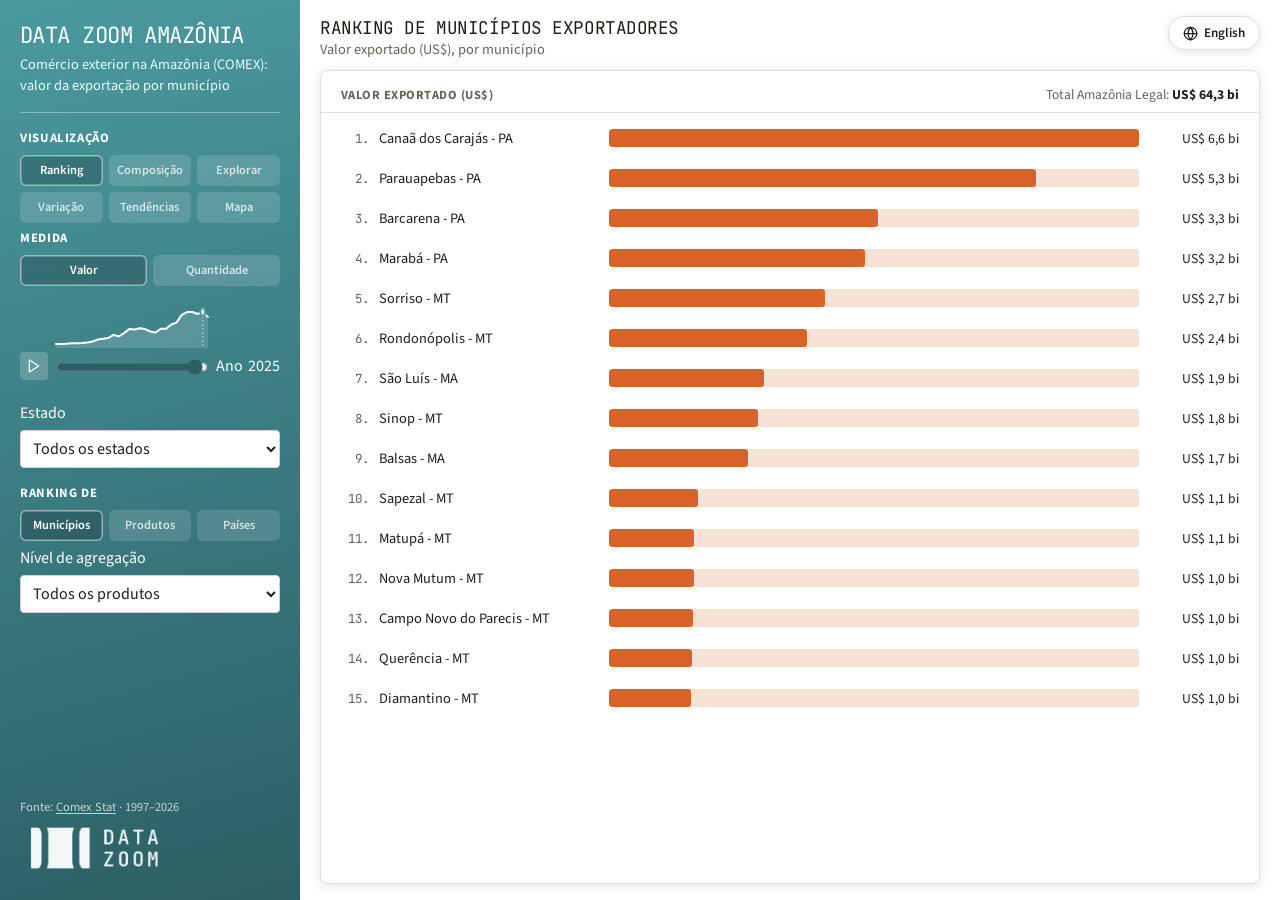
<file: comex_exp_municipio/index.html>
<!DOCTYPE html>
<html lang="pt-BR">
<head>
<meta charset="UTF-8">
<meta name="viewport" content="width=device-width, initial-scale=1.0">
<title>Data Zoom Amazônia — COMEX Exportação Municipal</title>
<link rel="preconnect" href="https://fonts.googleapis.com">
<link href="https://fonts.googleapis.com/css2?family=Source+Sans+Pro:wght@300;400;700&family=JetBrains+Mono:wght@300;400&display=swap" rel="stylesheet">
<link rel="stylesheet" href="style.css">
</head>
<body>
<div class="apppanel">
  <div class="menucol">
    <h2 class="plot_name" id="plot_name"></h2>
    <p class="plot_desc" id="plot_desc"></p>
    <hr>

    <p class="vars" id="label_view_name"></p>
    <div class="view-toggle" id="view-toggle">
      <button class="view-btn active" id="view-ranking" data-view="ranking"></button>
      <button class="view-btn" id="view-composition" data-view="composition"></button>
      <button class="view-btn" id="view-explore" data-view="explore"></button>
      <button class="view-btn" id="view-change" data-view="change"></button>
      <button class="view-btn" id="view-trends" data-view="trends"></button>
      <button class="view-btn" id="view-map" data-view="map"></button>
    </div>

    <div class="spacer"></div>

    <div class="var_selec_group" id="medida-group">
      <p class="vars" id="label_medida"></p>
      <div class="view-toggle view-toggle-2" id="medida-toggle">
        <button class="view-btn active" id="medida-valor" data-medida="valor"></button>
        <button class="view-btn" id="medida-kg" data-medida="kg"></button>
      </div>
      <p class="explore-hint hidden" id="medida-hint"></p>
    </div>

    <div class="spacer"></div>

    <div class="var_selec_group hidden" id="change-group">
      <div class="change-years-row">
        <div class="change-year-field">
          <label id="label_year_a" for="change-year-a"></label>
          <select id="change-year-a" class="sidebar-field"></select>
        </div>
        <div class="change-year-field">
          <label id="label_year_b" for="change-year-b"></label>
          <select id="change-year-b" class="sidebar-field"></select>
        </div>
      </div>
    </div>

    <div class="var_selec_group slider-inline">
      <div class="spark-slider-grid">
        <div class="spark-slider-spacer"></div>
        <div class="sparkline-wrap">
          <svg id="year-sparkline" viewBox="0 0 260 40" preserveAspectRatio="none">
            <path id="spark-area" class="spark-area"></path>
            <path id="spark-line" class="spark-line"></path>
            <path id="spark-line-partial" class="spark-line spark-line-partial"></path>
            <line id="spark-guide" class="spark-guide" y1="0" y2="40"></line>
            <line id="spark-hover-line" class="spark-hover-line" y1="0" y2="40"></line>
            <circle id="spark-marker" class="spark-marker" r="4"></circle>
            <circle id="spark-hover-marker" class="spark-hover-marker" r="4"></circle>
          </svg>
          <div id="spark-tooltip" class="spark-tooltip"></div>
        </div>
        <div class="spark-slider-spacer"></div>

        <button id="play-btn" class="icon-btn" title="Play/Pause">
          <svg id="play-icon" width="16" height="16" viewBox="0 0 24 24" fill="none" stroke="currentColor" stroke-width="2" stroke-linecap="round" stroke-linejoin="round"><polygon points="5 3 19 12 5 21 5 3"></polygon></svg>
        </button>
        <input type="range" id="year-slider" step="1" class="year-slider-full">
        <span class="year-caption">
          <label id="label_year" for="year-slider"></label>
          <span id="year-value" class="year-value"></span>
          <span id="year-partial" class="year-partial hidden"></span>
        </span>
      </div>
    </div>

    <div class="spacer"></div>

    <div class="var_selec_group" id="uf-filter-group">
      <label id="label_uf_filter" for="uf-filter-select"></label>
      <select id="uf-filter-select" class="sidebar-field">
        <option value=""></option>
      </select>
    </div>

    <div class="var_selec_group hidden" id="change-orientation-group">
      <p class="vars" id="label_change_orientation"></p>
      <div class="view-toggle" id="change-orientation-toggle">
        <button class="view-btn active" id="change-orientation-municipio" data-orientation="municipio"></button>
        <button class="view-btn" id="change-orientation-produto" data-orientation="produto"></button>
        <button class="view-btn" id="change-orientation-pais" data-orientation="pais"></button>
      </div>
      <div class="spacer"></div>

      <div id="change-by-municipio-group">
        <label id="label_change_agg_level" for="change-agg-level-select"></label>
        <select id="change-agg-level-select" class="sidebar-field">
          <option value="all"></option>
          <option value="sec"></option>
          <option value="sh2"></option>
        </select>
        <div class="spacer"></div>
        <div id="change-category-group" class="hidden">
          <label id="label_change_category" for="change-category-select"></label>
          <select id="change-category-select" class="sidebar-field"></select>
        </div>
      </div>

      <div id="change-by-produto-group" class="hidden">
        <div id="change-produto-level-wrap">
        <label id="label_change_produto_level" for="change-produto-level-select"></label>
        <select id="change-produto-level-select" class="sidebar-field">
          <option value="sec"></option>
          <option value="sh2"></option>
        </select>
        <div class="spacer"></div>
        </div>
        <label id="label_change_scope" for="change-scope-select"></label>
        <select id="change-scope-select" class="sidebar-field"></select>
      </div>
    </div>

    <div class="var_selec_group hidden" id="composition-scope-group">
      <p class="vars" id="label_composition_orientation"></p>
      <div class="view-toggle" id="composition-orientation-toggle">
        <button class="view-btn active" id="composition-orientation-estado" data-orientation="estado"></button>
        <button class="view-btn" id="composition-orientation-produto" data-orientation="produto"></button>
      </div>
      <div class="spacer"></div>

      <label id="label_composition_agg" for="composition-agg-select"></label>
      <select id="composition-agg-select" class="sidebar-field">
        <option value="sec"></option>
        <option value="sh2"></option>
      </select>
      <div class="spacer"></div>

      <div id="composition-by-estado-group">
        <label id="label_composition_produto" for="composition-produto-select"></label>
        <select id="composition-produto-select" class="sidebar-field"></select>
      </div>

      <div id="composition-by-produto-group" class="hidden">
        <label id="label_composition_scope" for="composition-scope-select"></label>
        <select id="composition-scope-select" class="sidebar-field"></select>
      </div>
    </div>

    <div class="var_selec_group hidden" id="ranking-product-group">
      <p class="vars" id="label_ranking_orientation"></p>
      <div class="view-toggle" id="ranking-orientation-toggle">
        <button class="view-btn active" id="ranking-orientation-municipio" data-orientation="municipio"></button>
        <button class="view-btn" id="ranking-orientation-produto" data-orientation="produto"></button>
        <button class="view-btn" id="ranking-orientation-pais" data-orientation="pais"></button>
      </div>
      <div class="spacer"></div>

      <div id="ranking-by-municipio-group">
        <label id="label_ranking_agg_level" for="ranking-agg-level-select"></label>
        <select id="ranking-agg-level-select" class="sidebar-field">
          <option value="all"></option>
          <option value="sec"></option>
          <option value="sh2"></option>
          <option value="sh4"></option>
        </select>
        <div class="spacer"></div>

        <div id="ranking-category-group" class="hidden">
          <label id="label_ranking_category" for="ranking-category-select"></label>
          <select id="ranking-category-select" class="sidebar-field"></select>
        </div>

        <div id="ranking-sh4-group" class="hidden">
          <label id="label_ranking_product_select" for="ranking-product-select"></label>
          <select id="ranking-product-select" class="sidebar-field"></select>
          <div class="spacer"></div>
          <label id="label_ranking_product_search" for="ranking-product-input" class="prodrank-search-label"></label>
          <input type="text" id="ranking-product-input" class="sidebar-field" list="ranking-product-datalist" autocomplete="off">
          <datalist id="ranking-product-datalist"></datalist>
          <p class="prodrank-full-label" id="ranking-product-full-label"></p>
        </div>
      </div>

      <div id="ranking-by-produto-group" class="hidden">
        <div id="ranking-produto-level-wrap">
        <label id="label_ranking_produto_level" for="ranking-produto-level-select"></label>
        <select id="ranking-produto-level-select" class="sidebar-field">
          <option value="sec"></option>
          <option value="sh2"></option>
          <option value="sh4"></option>
        </select>
        <div class="spacer"></div>
        </div>
        <label id="label_ranking_scope" for="ranking-scope-select"></label>
        <select id="ranking-scope-select" class="sidebar-field"></select>
      </div>
    </div>

    <div class="var_selec_group hidden" id="trends-agg-group">
      <p class="vars" id="label_trends_orientation"></p>
      <div class="view-toggle" id="trends-orientation-toggle">
        <button class="view-btn active" id="trends-orientation-municipio" data-orientation="municipio"></button>
        <button class="view-btn" id="trends-orientation-produto" data-orientation="produto"></button>
        <button class="view-btn" id="trends-orientation-pais" data-orientation="pais"></button>
      </div>
      <div class="spacer"></div>

      <div id="trends-by-municipio-group">
        <label id="label_trends_agg_level" for="trends-agg-level-select"></label>
        <select id="trends-agg-level-select" class="sidebar-field">
          <option value="all"></option>
          <option value="sec"></option>
          <option value="sh2"></option>
        </select>
        <div class="spacer"></div>
        <div id="trends-category-group" class="hidden">
          <label id="label_trends_category" for="trends-category-select"></label>
          <select id="trends-category-select" class="sidebar-field"></select>
        </div>
      </div>

      <div id="trends-by-produto-group" class="hidden">
        <div id="trends-produto-level-wrap">
        <label id="label_trends_produto_level" for="trends-produto-level-select"></label>
        <select id="trends-produto-level-select" class="sidebar-field">
          <option value="sec"></option>
          <option value="sh2"></option>
        </select>
        <div class="spacer"></div>
        </div>
        <label id="label_trends_scope" for="trends-scope-select"></label>
        <select id="trends-scope-select" class="sidebar-field"></select>
      </div>

      <div class="spacer"></div>
      <p class="explore-hint" id="trends-hint"></p>
    </div>

    <div class="var_selec_group hidden" id="explore-group">
      <p class="vars" id="label_explore_orientation"></p>
      <div class="view-toggle" id="explore-orientation-toggle">
        <button class="view-btn active" id="explore-orientation-municipio" data-orientation="municipio"></button>
        <button class="view-btn" id="explore-orientation-produto" data-orientation="produto"></button>
        <button class="view-btn" id="explore-orientation-pais" data-orientation="pais"></button>
      </div>
      <div class="spacer"></div>

      <div id="explore-by-municipio-group">
        <label id="label_explore_agg_level" for="explore-agg-level-select"></label>
        <select id="explore-agg-level-select" class="sidebar-field">
          <option value="all"></option>
          <option value="sec"></option>
          <option value="sh2"></option>
        </select>
        <div class="spacer"></div>
        <div id="explore-category-group" class="hidden">
          <label id="label_explore_category" for="explore-category-select"></label>
          <select id="explore-category-select" class="sidebar-field"></select>
          <div class="spacer"></div>
        </div>

        <label id="label_explore_munis" for="explore-munis-select"></label>
        <select id="explore-munis-select" class="sidebar-multiselect" multiple size="10"></select>
        <p class="explore-hint" id="explore-hint"></p>
      </div>

      <div id="explore-by-produto-group" class="hidden">
        <div id="explore-produto-level-wrap">
        <label id="label_explore_produto_level" for="explore-produto-level-select"></label>
        <select id="explore-produto-level-select" class="sidebar-field">
          <option value="sec"></option>
          <option value="sh2"></option>
        </select>
        <div class="spacer"></div>
        </div>
        <label id="label_explore_scope" for="explore-scope-select"></label>
        <select id="explore-scope-select" class="sidebar-field"></select>
        <div class="spacer"></div>
        <label id="label_explore_produtos" for="explore-produtos-select"></label>
        <select id="explore-produtos-select" class="sidebar-multiselect" multiple size="10"></select>
        <p class="explore-hint" id="explore-produtos-hint"></p>
      </div>

      <div class="spacer"></div>
      <label class="switch-row">
        <input type="checkbox" id="explore-log">
        <span id="label_log_scale"></span>
      </label>
      <div class="spacer"></div>
      <label class="switch-row">
        <input type="checkbox" id="explore-index">
        <span id="label_index_first"></span>
      </label>
    </div>

    <div class="var_selec_group hidden" id="map-group">
      <p class="vars" id="label_map_mode"></p>
      <div class="view-toggle" id="map-mode-toggle">
        <button class="view-btn active" id="map-mode-forest" data-mode="forest"></button>
        <button class="view-btn" id="map-mode-all" data-mode="all"></button>
        <button class="view-btn" id="map-mode-ratio" data-mode="ratio"></button>
      </div>
      <p class="map-hint" id="map-hint"></p>
    </div>

    <p class="menucol-fonte">
      <span id="label_fonte"></span>
      <a href="https://www.gov.br/produtividade-e-comercio-exterior/pt-br/assuntos/comercio-exterior/estatisticas/base-de-dados-bruta/"
         target="_blank" rel="noreferrer noopener">Comex Stat</a><span id="label_fonte_periodo"></span>
    </p>

    <div class="menucol-logo" role="img" aria-label="Data Zoom"></div>
  </div>

  <div class="plotcol">
    <button id="lang-toggle" class="lang-toggle-corner">
      <svg width="15" height="15" viewBox="0 0 24 24" fill="none" stroke="currentColor" stroke-width="2" stroke-linecap="round" stroke-linejoin="round"><circle cx="12" cy="12" r="10"></circle><line x1="2" y1="12" x2="22" y2="12"></line><path d="M12 2a15.3 15.3 0 0 1 4 10 15.3 15.3 0 0 1-4 10 15.3 15.3 0 0 1-4-10 15.3 15.3 0 0 1 4-10z"></path></svg>
      <span id="lang-toggle-label"></span>
    </button>
    <div class="plot-title" id="plot-title"></div>
    <div class="plot-subtitle" id="plot-subtitle"></div>

    <div class="chart-wrap">
      <div id="spinner" class="spinner"></div>

      <div id="ranking-panel" class="ranking-panel">
        <div class="ranking-header">
          <span id="ranking-axis-label" class="ranking-axis-label"></span>
          <span id="region-total-label" class="region-total-label"></span>
        </div>
        <div id="ranking-rows" class="ranking-rows"></div>
        <div id="ranking-tooltip" class="chart-tooltip"></div>
      </div>

      <div id="composition-panel" class="composition-panel hidden">
        <div id="composition-chart-area" class="composition-chart-area">
          <svg id="composition-svg" class="composition-svg" viewBox="0 0 1000 520" preserveAspectRatio="none"></svg>
          <div id="composition-tooltip" class="chart-tooltip"></div>
        </div>
        <div id="composition-legend" class="composition-legend"></div>
      </div>

      <div id="change-panel" class="change-panel hidden">
        <div class="change-header">
          <span id="change-axis-label" class="ranking-axis-label"></span>
          <div class="change-legend">
            <span class="change-legend-chip"><span class="change-legend-dot change-legend-dot-a"></span><span id="change-legend-a-label"></span></span>
            <span class="change-legend-chip"><span class="change-legend-dot change-legend-dot-b"></span><span id="change-legend-b-label"></span></span>
          </div>
        </div>
        <div class="change-scroll">
          <div id="change-rows"></div>
        </div>
        <div id="change-tooltip" class="chart-tooltip"></div>
      </div>

      <div id="trends-panel" class="trends-panel hidden">
        <div id="trends-grid" class="trends-grid"></div>
      </div>

      <div id="explore-panel" class="composition-panel hidden">
        <div id="explore-chart-area" class="composition-chart-area">
          <svg id="explore-svg" class="composition-svg" viewBox="0 0 1000 520" preserveAspectRatio="none"></svg>
          <div id="explore-tooltip" class="chart-tooltip"></div>
        </div>
        <div id="explore-legend" class="composition-legend"></div>
      </div>

      <div id="map-panel" class="map-panel hidden">
        <div id="map-container"></div>
      </div>

    </div>
  </div>
</div>

<script src="app.js"></script>
</body>
</html>
</file>
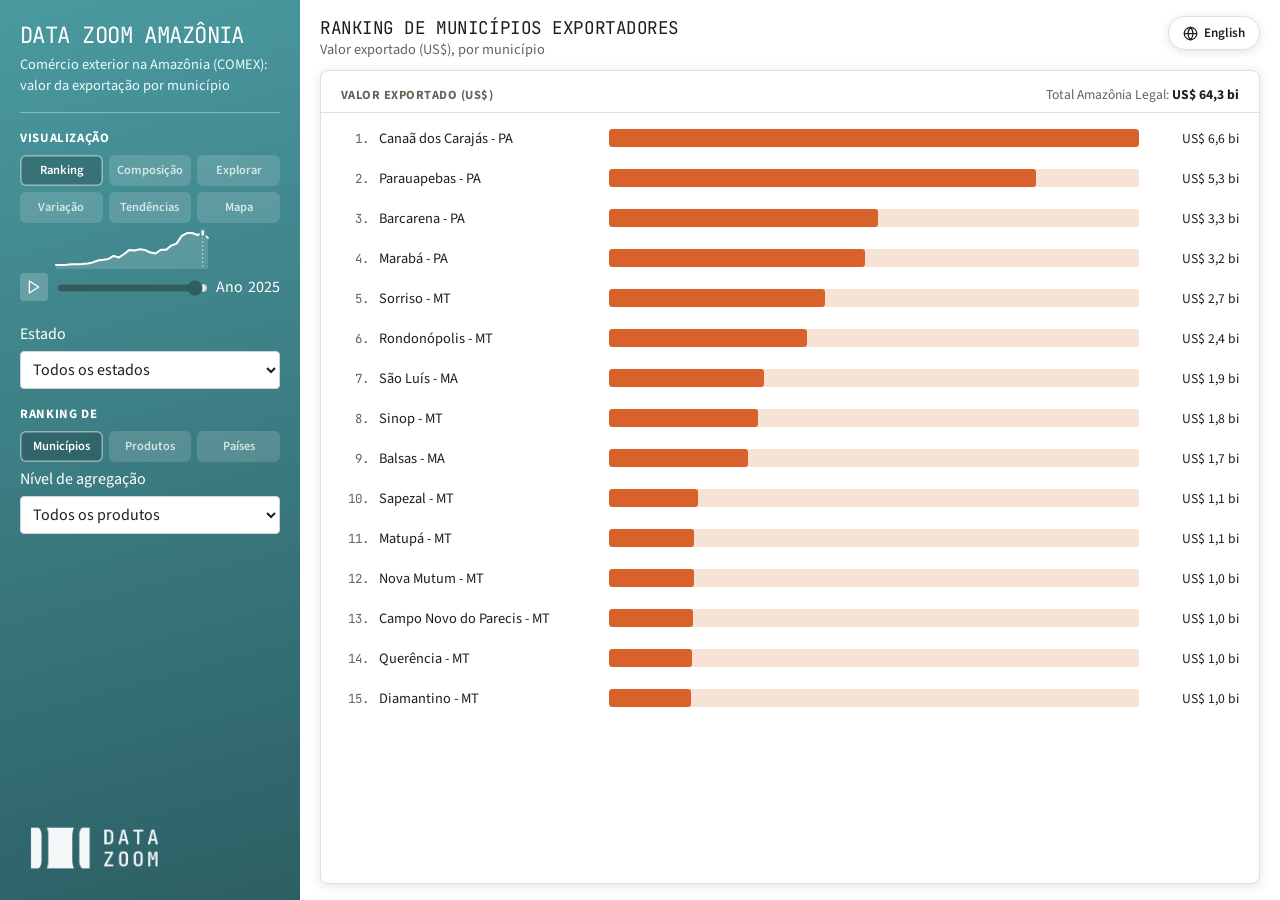
<file: ts_comex_exp_municipio/index.html>
<!DOCTYPE html>
<html lang="pt-BR">
<head>
<meta charset="UTF-8">
<meta name="viewport" content="width=device-width, initial-scale=1.0">
<title>Data Zoom Amazônia — COMEX Exportação Municipal</title>
<link rel="preconnect" href="https://fonts.googleapis.com">
<link href="https://fonts.googleapis.com/css2?family=Source+Sans+Pro:wght@300;400;700&family=JetBrains+Mono:wght@300;400&display=swap" rel="stylesheet">
<link rel="stylesheet" href="style.css">
</head>
<body>
<div class="apppanel">
  <div class="menucol">
    <h2 class="plot_name" id="plot_name"></h2>
    <p class="plot_desc" id="plot_desc"></p>
    <hr>

    <p class="vars" id="label_view_name"></p>
    <div class="view-toggle" id="view-toggle">
      <button class="view-btn active" id="view-ranking" data-view="ranking"></button>
      <button class="view-btn" id="view-composition" data-view="composition"></button>
      <button class="view-btn" id="view-explore" data-view="explore"></button>
      <button class="view-btn" id="view-change" data-view="change"></button>
      <button class="view-btn" id="view-trends" data-view="trends"></button>
      <button class="view-btn" id="view-map" data-view="map"></button>
    </div>

    <div class="spacer"></div>

    <div class="var_selec_group hidden" id="change-group">
      <div class="change-years-row">
        <div class="change-year-field">
          <label id="label_year_a" for="change-year-a"></label>
          <select id="change-year-a" class="sidebar-field"></select>
        </div>
        <div class="change-year-field">
          <label id="label_year_b" for="change-year-b"></label>
          <select id="change-year-b" class="sidebar-field"></select>
        </div>
      </div>
    </div>

    <div class="var_selec_group slider-inline">
      <div class="spark-slider-grid">
        <div class="spark-slider-spacer"></div>
        <div class="sparkline-wrap">
          <svg id="year-sparkline" viewBox="0 0 260 40" preserveAspectRatio="none">
            <path id="spark-area" class="spark-area"></path>
            <path id="spark-line" class="spark-line"></path>
            <path id="spark-line-partial" class="spark-line spark-line-partial"></path>
            <line id="spark-guide" class="spark-guide" y1="0" y2="40"></line>
            <line id="spark-hover-line" class="spark-hover-line" y1="0" y2="40"></line>
            <circle id="spark-marker" class="spark-marker" r="4"></circle>
            <circle id="spark-hover-marker" class="spark-hover-marker" r="4"></circle>
          </svg>
          <div id="spark-tooltip" class="spark-tooltip"></div>
        </div>
        <div class="spark-slider-spacer"></div>

        <button id="play-btn" class="icon-btn" title="Play/Pause">
          <svg id="play-icon" width="16" height="16" viewBox="0 0 24 24" fill="none" stroke="currentColor" stroke-width="2" stroke-linecap="round" stroke-linejoin="round"><polygon points="5 3 19 12 5 21 5 3"></polygon></svg>
        </button>
        <input type="range" id="year-slider" step="1" class="year-slider-full">
        <span class="year-caption">
          <label id="label_year" for="year-slider"></label>
          <span id="year-value" class="year-value"></span>
          <span id="year-partial" class="year-partial hidden"></span>
        </span>
      </div>
    </div>

    <div class="spacer"></div>

    <div class="var_selec_group" id="uf-filter-group">
      <label id="label_uf_filter" for="uf-filter-select"></label>
      <select id="uf-filter-select" class="sidebar-field">
        <option value=""></option>
      </select>
    </div>

    <div class="var_selec_group hidden" id="change-orientation-group">
      <p class="vars" id="label_change_orientation"></p>
      <div class="view-toggle" id="change-orientation-toggle">
        <button class="view-btn active" id="change-orientation-municipio" data-orientation="municipio"></button>
        <button class="view-btn" id="change-orientation-produto" data-orientation="produto"></button>
        <button class="view-btn" id="change-orientation-pais" data-orientation="pais"></button>
      </div>
      <div class="spacer"></div>

      <div id="change-by-municipio-group">
        <label id="label_change_agg_level" for="change-agg-level-select"></label>
        <select id="change-agg-level-select" class="sidebar-field">
          <option value="all"></option>
          <option value="sec"></option>
          <option value="sh2"></option>
        </select>
        <div class="spacer"></div>
        <div id="change-category-group" class="hidden">
          <label id="label_change_category" for="change-category-select"></label>
          <select id="change-category-select" class="sidebar-field"></select>
        </div>
      </div>

      <div id="change-by-produto-group" class="hidden">
        <div id="change-produto-level-wrap">
        <label id="label_change_produto_level" for="change-produto-level-select"></label>
        <select id="change-produto-level-select" class="sidebar-field">
          <option value="sec"></option>
          <option value="sh2"></option>
        </select>
        <div class="spacer"></div>
        </div>
        <label id="label_change_scope" for="change-scope-select"></label>
        <select id="change-scope-select" class="sidebar-field"></select>
      </div>
    </div>

    <div class="var_selec_group hidden" id="composition-scope-group">
      <p class="vars" id="label_composition_orientation"></p>
      <div class="view-toggle" id="composition-orientation-toggle">
        <button class="view-btn active" id="composition-orientation-estado" data-orientation="estado"></button>
        <button class="view-btn" id="composition-orientation-produto" data-orientation="produto"></button>
      </div>
      <div class="spacer"></div>

      <label id="label_composition_agg" for="composition-agg-select"></label>
      <select id="composition-agg-select" class="sidebar-field">
        <option value="sec"></option>
        <option value="sh2"></option>
      </select>
      <div class="spacer"></div>

      <div id="composition-by-estado-group">
        <label id="label_composition_produto" for="composition-produto-select"></label>
        <select id="composition-produto-select" class="sidebar-field"></select>
      </div>

      <div id="composition-by-produto-group" class="hidden">
        <label id="label_composition_scope" for="composition-scope-select"></label>
        <select id="composition-scope-select" class="sidebar-field"></select>
      </div>
    </div>

    <div class="var_selec_group hidden" id="ranking-product-group">
      <p class="vars" id="label_ranking_orientation"></p>
      <div class="view-toggle" id="ranking-orientation-toggle">
        <button class="view-btn active" id="ranking-orientation-municipio" data-orientation="municipio"></button>
        <button class="view-btn" id="ranking-orientation-produto" data-orientation="produto"></button>
        <button class="view-btn" id="ranking-orientation-pais" data-orientation="pais"></button>
      </div>
      <div class="spacer"></div>

      <div id="ranking-by-municipio-group">
        <label id="label_ranking_agg_level" for="ranking-agg-level-select"></label>
        <select id="ranking-agg-level-select" class="sidebar-field">
          <option value="all"></option>
          <option value="sec"></option>
          <option value="sh2"></option>
          <option value="sh4"></option>
        </select>
        <div class="spacer"></div>

        <div id="ranking-category-group" class="hidden">
          <label id="label_ranking_category" for="ranking-category-select"></label>
          <select id="ranking-category-select" class="sidebar-field"></select>
        </div>

        <div id="ranking-sh4-group" class="hidden">
          <label id="label_ranking_product_select" for="ranking-product-select"></label>
          <select id="ranking-product-select" class="sidebar-field"></select>
          <div class="spacer"></div>
          <label id="label_ranking_product_search" for="ranking-product-input" class="prodrank-search-label"></label>
          <input type="text" id="ranking-product-input" class="sidebar-field" list="ranking-product-datalist" autocomplete="off">
          <datalist id="ranking-product-datalist"></datalist>
          <p class="prodrank-full-label" id="ranking-product-full-label"></p>
        </div>
      </div>

      <div id="ranking-by-produto-group" class="hidden">
        <div id="ranking-produto-level-wrap">
        <label id="label_ranking_produto_level" for="ranking-produto-level-select"></label>
        <select id="ranking-produto-level-select" class="sidebar-field">
          <option value="sec"></option>
          <option value="sh2"></option>
          <option value="sh4"></option>
        </select>
        <div class="spacer"></div>
        </div>
        <label id="label_ranking_scope" for="ranking-scope-select"></label>
        <select id="ranking-scope-select" class="sidebar-field"></select>
      </div>
    </div>

    <div class="var_selec_group hidden" id="trends-agg-group">
      <p class="vars" id="label_trends_orientation"></p>
      <div class="view-toggle" id="trends-orientation-toggle">
        <button class="view-btn active" id="trends-orientation-municipio" data-orientation="municipio"></button>
        <button class="view-btn" id="trends-orientation-produto" data-orientation="produto"></button>
        <button class="view-btn" id="trends-orientation-pais" data-orientation="pais"></button>
      </div>
      <div class="spacer"></div>

      <div id="trends-by-municipio-group">
        <label id="label_trends_agg_level" for="trends-agg-level-select"></label>
        <select id="trends-agg-level-select" class="sidebar-field">
          <option value="all"></option>
          <option value="sec"></option>
          <option value="sh2"></option>
        </select>
        <div class="spacer"></div>
        <div id="trends-category-group" class="hidden">
          <label id="label_trends_category" for="trends-category-select"></label>
          <select id="trends-category-select" class="sidebar-field"></select>
        </div>
      </div>

      <div id="trends-by-produto-group" class="hidden">
        <div id="trends-produto-level-wrap">
        <label id="label_trends_produto_level" for="trends-produto-level-select"></label>
        <select id="trends-produto-level-select" class="sidebar-field">
          <option value="sec"></option>
          <option value="sh2"></option>
        </select>
        <div class="spacer"></div>
        </div>
        <label id="label_trends_scope" for="trends-scope-select"></label>
        <select id="trends-scope-select" class="sidebar-field"></select>
      </div>

      <div class="spacer"></div>
      <p class="explore-hint" id="trends-hint"></p>
    </div>

    <div class="var_selec_group hidden" id="explore-group">
      <p class="vars" id="label_explore_orientation"></p>
      <div class="view-toggle" id="explore-orientation-toggle">
        <button class="view-btn active" id="explore-orientation-municipio" data-orientation="municipio"></button>
        <button class="view-btn" id="explore-orientation-produto" data-orientation="produto"></button>
        <button class="view-btn" id="explore-orientation-pais" data-orientation="pais"></button>
      </div>
      <div class="spacer"></div>

      <div id="explore-by-municipio-group">
        <label id="label_explore_agg_level" for="explore-agg-level-select"></label>
        <select id="explore-agg-level-select" class="sidebar-field">
          <option value="all"></option>
          <option value="sec"></option>
          <option value="sh2"></option>
        </select>
        <div class="spacer"></div>
        <div id="explore-category-group" class="hidden">
          <label id="label_explore_category" for="explore-category-select"></label>
          <select id="explore-category-select" class="sidebar-field"></select>
          <div class="spacer"></div>
        </div>

        <label id="label_explore_munis" for="explore-munis-select"></label>
        <select id="explore-munis-select" class="sidebar-multiselect" multiple size="10"></select>
        <p class="explore-hint" id="explore-hint"></p>
      </div>

      <div id="explore-by-produto-group" class="hidden">
        <div id="explore-produto-level-wrap">
        <label id="label_explore_produto_level" for="explore-produto-level-select"></label>
        <select id="explore-produto-level-select" class="sidebar-field">
          <option value="sec"></option>
          <option value="sh2"></option>
        </select>
        <div class="spacer"></div>
        </div>
        <label id="label_explore_scope" for="explore-scope-select"></label>
        <select id="explore-scope-select" class="sidebar-field"></select>
        <div class="spacer"></div>
        <label id="label_explore_produtos" for="explore-produtos-select"></label>
        <select id="explore-produtos-select" class="sidebar-multiselect" multiple size="10"></select>
        <p class="explore-hint" id="explore-produtos-hint"></p>
      </div>

      <div class="spacer"></div>
      <label class="switch-row">
        <input type="checkbox" id="explore-log">
        <span id="label_log_scale"></span>
      </label>
      <div class="spacer"></div>
      <label class="switch-row">
        <input type="checkbox" id="explore-index">
        <span id="label_index_first"></span>
      </label>
    </div>

    <div class="var_selec_group hidden" id="map-group">
      <p class="vars" id="label_map_mode"></p>
      <div class="view-toggle" id="map-mode-toggle">
        <button class="view-btn active" id="map-mode-forest" data-mode="forest"></button>
        <button class="view-btn" id="map-mode-all" data-mode="all"></button>
        <button class="view-btn" id="map-mode-ratio" data-mode="ratio"></button>
      </div>
      <p class="map-hint" id="map-hint"></p>
    </div>

    <div class="menucol-logo" role="img" aria-label="Data Zoom"></div>
  </div>

  <div class="plotcol">
    <button id="lang-toggle" class="lang-toggle-corner">
      <svg width="15" height="15" viewBox="0 0 24 24" fill="none" stroke="currentColor" stroke-width="2" stroke-linecap="round" stroke-linejoin="round"><circle cx="12" cy="12" r="10"></circle><line x1="2" y1="12" x2="22" y2="12"></line><path d="M12 2a15.3 15.3 0 0 1 4 10 15.3 15.3 0 0 1-4 10 15.3 15.3 0 0 1-4-10 15.3 15.3 0 0 1 4-10z"></path></svg>
      <span id="lang-toggle-label"></span>
    </button>
    <div class="plot-title" id="plot-title"></div>
    <div class="plot-subtitle" id="plot-subtitle"></div>

    <div class="chart-wrap">
      <div id="spinner" class="spinner"></div>

      <div id="ranking-panel" class="ranking-panel">
        <div class="ranking-header">
          <span id="ranking-axis-label" class="ranking-axis-label"></span>
          <span id="region-total-label" class="region-total-label"></span>
        </div>
        <div id="ranking-rows" class="ranking-rows"></div>
        <div id="ranking-tooltip" class="chart-tooltip"></div>
      </div>

      <div id="composition-panel" class="composition-panel hidden">
        <div id="composition-chart-area" class="composition-chart-area">
          <svg id="composition-svg" class="composition-svg" viewBox="0 0 1000 520" preserveAspectRatio="none"></svg>
          <div id="composition-tooltip" class="chart-tooltip"></div>
        </div>
        <div id="composition-legend" class="composition-legend"></div>
      </div>

      <div id="change-panel" class="change-panel hidden">
        <div class="change-header">
          <span id="change-axis-label" class="ranking-axis-label"></span>
          <div class="change-legend">
            <span class="change-legend-chip"><span class="change-legend-dot change-legend-dot-a"></span><span id="change-legend-a-label"></span></span>
            <span class="change-legend-chip"><span class="change-legend-dot change-legend-dot-b"></span><span id="change-legend-b-label"></span></span>
          </div>
        </div>
        <div class="change-scroll">
          <div id="change-rows"></div>
        </div>
        <div id="change-tooltip" class="chart-tooltip"></div>
      </div>

      <div id="trends-panel" class="trends-panel hidden">
        <div id="trends-grid" class="trends-grid"></div>
      </div>

      <div id="explore-panel" class="composition-panel hidden">
        <div id="explore-chart-area" class="composition-chart-area">
          <svg id="explore-svg" class="composition-svg" viewBox="0 0 1000 520" preserveAspectRatio="none"></svg>
          <div id="explore-tooltip" class="chart-tooltip"></div>
        </div>
        <div id="explore-legend" class="composition-legend"></div>
      </div>

      <div id="map-panel" class="map-panel hidden">
        <div id="map-container"></div>
      </div>

    </div>
  </div>
</div>

<script src="app.js"></script>
</body>
</html>
</file>
<file: comex_exp_municipio/style.css>
* { box-sizing: border-box; }

:root {
  --font-ui: "Source Sans Pro", -apple-system, BlinkMacSystemFont, "Segoe UI", Roboto, Arial, sans-serif;
  --font-display: "JetBrains Mono", ui-monospace, "SF Mono", Menlo, monospace;
  --ink: #221d17;
  --muted: #6b6156;
  --border: #e4ded3;
  --shadow: rgba(34, 29, 23, 0.12);
  --sidebar-a: #4a9aa0;
  --sidebar-b: #2c5f64;
  --bar: #d9622b;
  --bar-soft: #f7e3d6;
}

html, body {
  margin: 0;
  height: 100%;
  font-family: var(--font-ui);
  font-size: 1rem;
  color: var(--ink);
}

.apppanel {
  display: flex;
  height: 100vh;
}

/* Language toggle in the upper-right corner of the content column — same
   convention as the map app, kept separate from the sidebar's controls. */
.lang-toggle-corner {
  position: absolute;
  top: 16px;
  right: 20px;
  z-index: 20;
  display: inline-flex;
  align-items: center;
  gap: 6px;
  background: #fff;
  border: 1px solid var(--border);
  color: var(--ink);
  padding: 7px 14px;
  border-radius: 999px;
  box-shadow: 0 2px 10px var(--shadow);
  font-size: 0.82rem;
  font-weight: 600;
  font-family: var(--font-ui);
  cursor: pointer;
}
.lang-toggle-corner svg { display: block; }
.lang-toggle-corner:hover { background: #f6f2ea; }

/* ---- Sidebar ---- */

.menucol {
  flex: 0 0 300px;
  background: linear-gradient(165deg, var(--sidebar-a), var(--sidebar-b));
  color: #fff;
  padding: 20px;
  overflow-y: auto;
  display: flex;
  flex-direction: column;
}

/* Procedência, e a âncora visual da base da barra lateral.
 *
 * O `margin-top: auto` mora aqui, e não no logo, porque esta é a primeira
 * das duas peças de rodapé: o auto empurra o par todo para baixo. Dois
 * `auto` na mesma coluna repartiriam a sobra em vez de somar.
 *
 * É também o que impede a barra de terminar em gradiente vazio no modo
 * embutido, onde o logo sai de cena porque a página de fora já tem um.
 */
.menucol-fonte {
  margin: auto 0 0;
  padding-top: 24px;
  font-size: 0.78rem;
  line-height: 1.4;
  color: rgba(255, 255, 255, 0.72);
  flex: 0 0 auto;
}
.menucol-fonte a {
  color: inherit;
  text-decoration: underline;
  text-underline-offset: 2px;
}
.menucol-fonte a:hover { color: #fff; }

.menucol-logo {
  padding-top: 14px;
  height: 64px;
  background-image: url("../shared/img/logo_datazoom_branco_horizontal.png");
  background-repeat: no-repeat;
  background-position: left bottom;
  background-size: contain;
  pointer-events: none;
  opacity: 0.95;
  flex: 0 0 auto;
}

.plot_name {
  margin: 0 0 4px;
  font-family: var(--font-display);
  font-size: 1.4rem;
  font-weight: 400;
  text-transform: uppercase;
  letter-spacing: -0.025em;
  color: #fff;
}

.plot_desc {
  margin: 0;
  font-size: 0.9rem;
  color: #eafbfc;
}

.menucol hr {
  border: 0;
  border-top: 1px solid rgba(255, 255, 255, 0.35);
  margin: 16px 0;
}

.view-toggle {
  display: grid;
  grid-template-columns: repeat(3, 1fr);
  gap: 6px;
  width: 100%;
}
/* Variante de duas colunas, para alternâncias binárias como Valor/Quantidade.
   Sem isto os dois botões ficariam com 1/3 da largura cada e um vão à direita. */
.view-toggle-2 { grid-template-columns: repeat(2, 1fr); }
.view-btn {
  border: none;
  border-radius: 6px;
  background: rgba(255, 255, 255, 0.14);
  color: rgba(255, 255, 255, 0.75);
  padding: 8px 6px;
  font-size: 0.78rem;
  font-weight: 600;
  line-height: 1.2;
  cursor: pointer;
  font-family: var(--font-ui);
}
.view-btn.active {
  background: rgba(0, 0, 0, 0.2);
  color: #fff;
  box-shadow: inset 0 0 0 1.5px rgba(255, 255, 255, 0.5);
}

.vars {
  text-transform: uppercase;
  font-size: 0.8rem;
  letter-spacing: 0.05em;
  font-weight: 700;
  margin: 0 0 8px;
}

.var_selec_group { margin-bottom: 16px; }
.var_selec_group label { display: block; margin-bottom: 6px; font-weight: 400; }

/* Shared by every single-line sidebar control (selects + the product search
   input) — one rule instead of a per-ID list, so a new control picks up the
   sizing/overflow behavior automatically just by carrying the class. Long
   option text (SEC/SH2 category names in particular) used to force these
   selects wider than the 300px sidebar itself, "leaking" past its edge —
   width: 100% + min-width: 0 caps the box at the sidebar's width regardless
   of content, and the overflow/ellipsis trio truncates the closed box's own
   label instead of stretching to fit it (native <select> popups also follow
   the closed box's own width in every browser this app targets). */
.sidebar-field {
  display: block;
  width: 100%;
  min-width: 0;
  padding: 6px 8px;
  border-radius: 4px;
  border: 1px solid #ced4da;
  font-size: 1rem;
  background: #fff;
  color: var(--ink);
  font-family: var(--font-ui);
  overflow: hidden;
  white-space: nowrap;
  text-overflow: ellipsis;
}

.prodrank-full-label {
  font-size: 0.75rem;
  color: rgba(255, 255, 255, 0.75);
  margin: 4px 0 0;
}

.prodrank-search-label {
  font-size: 0.78rem;
  color: rgba(255, 255, 255, 0.75);
}

.prodrank-loading {
  padding: 24px;
  color: var(--muted);
  font-size: 0.9rem;
}

/* Lazy-load failure state (see loadingMarkup in app.js). The same markup is
   injected into whichever view's loading slot the failed fetch belonged to,
   so it has to read correctly both inside .map-loading (a centered flex
   overlay) and .prodrank-loading (a plain padded block) — hence the column
   direction above and the block-level button here. */
.map-loading { flex-direction: column; gap: 10px; }
.load-error-text { color: var(--muted); }

.retry-btn {
  display: block;
  margin-top: 10px;
  border: 1px solid var(--border);
  border-radius: 6px;
  background: #fff;
  color: var(--ink);
  padding: 6px 14px;
  font-size: 0.85rem;
  font-weight: 600;
  font-family: inherit;
  cursor: pointer;
}
.retry-btn:hover { background: #f6f2ea; }
.map-loading .retry-btn { margin-top: 0; }

/* Core-data failure: nothing rendered at all, so this covers the whole
   chart area rather than sitting inside one view's panel. */
.fatal-error {
  position: absolute;
  inset: 0;
  z-index: 1001;
  display: flex;
  flex-direction: column;
  align-items: center;
  justify-content: center;
  gap: 10px;
  background: #fff;
  border: 1px solid var(--border);
  border-radius: 8px;
}
.fatal-error-text { margin: 0; color: var(--muted); font-size: 0.9rem; }
.fatal-error .retry-btn { margin-top: 0; }

/* Variação replaces the sparkline/slider block (.slider-inline, ~96px
   tall) with this Ano A/B row instead — without a matching min-height,
   this row's own shorter natural height (~59px) leaves every control
   below it (starting with the global Estado selector) sitting ~37px
   higher here than in every other view, an inconsistency that's easy to
   notice when flipping between views. */
#change-group { min-height: 96px; }
.change-years-row { display: flex; gap: 10px; }
.change-year-field { flex: 1 1 0; min-width: 0; }
.change-year-field label { font-size: 0.85rem; }

/* Shared by every hand-picked multi-select in Explorar (municípios and,
   since the axis swap, categories too) — min-width: 0 caps it to the
   sidebar's width the same way .sidebar-field does for single-line
   controls; a multi-select can't also use that class since its
   white-space: nowrap/ellipsis rules only make sense for a single closed
   value, not a scrollable option list. */
.sidebar-multiselect {
  width: 100%;
  min-width: 0;
  border-radius: 4px;
  border: 1px solid #ced4da;
  font-size: 0.9rem;
  background: #fff;
  color: var(--ink);
}
.sidebar-multiselect option { padding: 3px 6px; }

/* ---- Searchable pickers (see comboboxify/filterify in app.js) ---- */

.combo { position: relative; }

/* The real <select> stays in the DOM as the model — every populate*Select()
   still writes to it and selections are committed through it — so it is
   hidden rather than removed. Not display:none: that would also drop it
   from the form/accessibility tree, and it still carries the value. */
.combo-native {
  position: absolute;
  width: 1px;
  height: 1px;
  opacity: 0;
  pointer-events: none;
}

.combo-input { cursor: text; }

/* In normal flow, not absolutely positioned: .menucol is a scroll
   container, which would clip a floating panel opened near its bottom. */
.combo-panel {
  margin-top: 2px;
  max-height: 240px;
  overflow-y: auto;
  background: #fff;
  border: 1px solid #ced4da;
  border-radius: 4px;
  box-shadow: 0 4px 12px rgba(34, 29, 23, 0.18);
}
.combo-panel.hidden { display: none; }

.combo-option {
  padding: 6px 8px;
  font-size: 0.92rem;
  color: var(--ink);
  cursor: pointer;
  white-space: nowrap;
  overflow: hidden;
  text-overflow: ellipsis;
}
.combo-option:hover,
.combo-option.active { background: #e4f0f1; }
.combo-option[aria-selected="true"] { font-weight: 700; }

.combo-empty,
.combo-count {
  padding: 6px 8px;
  font-size: 0.78rem;
  color: var(--muted);
}
.combo-count { border-top: 1px solid var(--border); }

.listfilter { margin-bottom: 4px; font-size: 0.9rem; }

.explore-hint {
  font-size: 0.75rem;
  color: rgba(255, 255, 255, 0.75);
  margin: 4px 0 0;
}

.switch-row {
  display: flex;
  align-items: center;
  gap: 8px;
  font-size: 0.88rem;
  cursor: pointer;
}
.switch-row input { accent-color: #2c5f64; width: 16px; height: 16px; }
.switch-row:has(input:disabled) { opacity: 0.5; cursor: not-allowed; }

.sparkline-wrap { position: relative; }

#year-sparkline {
  width: 100%;
  height: 40px;
  display: block;
  cursor: pointer;
  overflow: visible;
}

.spark-area { fill: rgba(255, 255, 255, 0.14); stroke: none; }

.spark-line {
  fill: none;
  stroke: #fff;
  stroke-width: 2;
  stroke-linecap: round;
  stroke-linejoin: round;
  vector-effect: non-scaling-stroke;
}

.spark-guide {
  stroke: rgba(255, 255, 255, 0.6);
  stroke-width: 1;
  stroke-dasharray: 2 2;
  vector-effect: non-scaling-stroke;
}

.spark-hover-line {
  stroke: rgba(255, 255, 255, 0.85);
  stroke-width: 1;
  vector-effect: non-scaling-stroke;
  opacity: 0;
  pointer-events: none;
}

.spark-marker {
  fill: #fff;
  stroke: #4a9aa0;
  stroke-width: 2;
  vector-effect: non-scaling-stroke;
  transition: cx 150ms linear, cy 250ms ease;
}

.spark-hover-marker {
  fill: #fff;
  stroke: #4a9aa0;
  stroke-width: 2;
  vector-effect: non-scaling-stroke;
  opacity: 0;
  pointer-events: none;
}

.spark-tooltip {
  position: absolute;
  top: -4px;
  transform: translate(-50%, -100%);
  background: #1f3b3d;
  color: #fff;
  font-size: 13px;
  line-height: 1.3;
  padding: 4px 7px;
  border-radius: 5px;
  white-space: nowrap;
  pointer-events: none;
  opacity: 0;
  box-shadow: 0 2px 6px rgba(0, 0, 0, 0.25);
  font-variant-numeric: tabular-nums;
}
.spark-tooltip strong { font-weight: 700; }

/* margin: 0 overrides the browser default (2px left/right on
   input[type=range] in Chrome/Safari) that would otherwise throw the
   slider's track a couple pixels out of alignment with the sparkline
   above it, despite both spanning the same 100% width. */
.year-slider-full { display: block; width: 100%; margin: 2px 0 0; accent-color: #2c5f64; }

/* Two grid rows sharing one set of column tracks: row 1 is the sparkline
   flanked by two invisible spacer cells, row 2 is play-btn/slider/caption.
   Column 1 and column 3's widths are each set by their tallest/widest
   occupant (play-btn, year-caption) since the spacers have no intrinsic
   size — so the sparkline (column 2) ends up inset to exactly match the
   slider's width without hand-tuned padding. Each row is sized to its own
   content, so play-btn/caption sit centered against the slider's own
   (short) row height, not against the sparkline+slider combined height. */
.spark-slider-grid {
  display: grid;
  grid-template-columns: auto 1fr auto;
  align-items: center;
  column-gap: 8px;
  row-gap: 4px;
}
.spark-slider-spacer { width: 100%; }
.year-caption { display: flex; align-items: baseline; gap: 5px; }
.year-caption label { margin-bottom: 0; }

.year-value {
  font-variant-numeric: tabular-nums;
}

/* Aviso de ano parcial ao lado do "Ano 20xx". Discreto de propósito: é
   ressalva, não alarme, e some por completo nos anos fechados. */
.year-partial {
  font-size: 0.72rem;
  color: rgba(255, 255, 255, 0.8);
  white-space: nowrap;
}
.year-partial.hidden { display: none; }

/* Trecho da sparkline que cai num ano incompleto. Tracejado para o
   desenho não afirmar uma queda que é só calendário. */
.spark-line-partial {
  stroke-dasharray: 3 2;
  opacity: 0.85;
}

/* Mesmo tratamento nas linhas do Explorar. */
.explore-line-partial {
  stroke-dasharray: 5 3;
  opacity: 0.85;
}

.icon-btn {
  border: none;
  background: rgba(255, 255, 255, 0.2);
  color: #fff;
  border-radius: 4px;
  width: 28px;
  height: 28px;
  cursor: pointer;
  flex: 0 0 auto;
  display: flex;
  align-items: center;
  justify-content: center;
}
.icon-btn:hover { background: rgba(255, 255, 255, 0.35); }
.icon-btn.playing { background: #2c5f64; }
.icon-btn svg { display: block; }

/* flex-shrink: 0 is load-bearing here, not decorative — .menucol is a flex
   column, and an empty div has zero content-based minimum size, so
   whenever a view's sidebar content is tall enough to overflow, flexbox
   squashes these gaps to 0px first (before anything with actual content
   has to shrink at all). That's what was actually causing the "missing
   padding above the sparkline" in some views but not others — it tracked
   each view's own content height, not the sparkline itself. .menucol's own
   overflow-y: auto handles genuine overflow by scrolling instead. */
.spacer { height: 6px; flex-shrink: 0; }

/* ---- Main column ---- */

.plotcol {
  position: relative;
  flex: 1 1 auto;
  display: flex;
  flex-direction: column;
  padding: 16px 20px;
  min-width: 0;
}

.plot-title,
.plot-subtitle {
  padding-right: 140px;
  /* A filtered title carries the product's full name and can run to
     several lines. .plotcol is a flex column, so without this these would
     be shrinkable and a long title could be squeezed by the chart below
     instead of taking the room it needs. */
  flex-shrink: 0;
}

.plot-title {
  font-family: var(--font-display);
  font-size: 1.1rem;
  font-weight: 400;
  text-transform: uppercase;
  letter-spacing: -0.025em;
}

.plot-subtitle {
  font-size: 0.9rem;
  color: var(--muted);
  margin-bottom: 10px;
}

.chart-wrap {
  position: relative;
  flex: 1 1 auto;
  min-height: 0;
}

.spinner {
  position: absolute;
  top: 50%;
  left: 50%;
  width: 40px;
  height: 40px;
  margin: -20px 0 0 -20px;
  border: 4px solid rgba(74, 154, 160, 0.2);
  border-top-color: #2c5f64;
  border-radius: 50%;
  animation: spin 0.8s linear infinite;
  pointer-events: none;
  z-index: 1000;
}
.spinner.hidden { display: none; }
@keyframes spin { to { transform: rotate(360deg); } }

/* ---- Ranking (bar chart) view ---- */

.ranking-panel {
  position: absolute;
  inset: 0;
  background: #fff;
  border: 1px solid var(--border);
  border-radius: 8px;
  box-shadow: 0 2px 12px var(--shadow);
  display: flex;
  flex-direction: column;
  overflow: hidden;
}

.ranking-header {
  flex: 0 0 auto;
  display: flex;
  align-items: baseline;
  justify-content: space-between;
  padding: 14px 20px 8px;
  border-bottom: 1px solid var(--border);
}
.ranking-axis-label {
  font-size: 0.78rem;
  text-transform: uppercase;
  letter-spacing: 0.04em;
  color: var(--muted);
  font-weight: 700;
}
.region-total-label {
  font-size: 0.85rem;
  color: var(--muted);
  font-variant-numeric: tabular-nums;
}
.region-total-label b { color: var(--ink); }

.ranking-rows {
  flex: 1 1 auto;
  overflow-y: auto;
  padding: 10px 20px 20px;
  display: flex;
  flex-direction: column;
  gap: 10px;
}

.rank-row {
  display: grid;
  grid-template-columns: 28px minmax(140px, 220px) 1fr auto;
  align-items: center;
  gap: 10px;
  height: 30px;
}
.rank-position {
  font-family: var(--font-display);
  font-size: 0.78rem;
  color: var(--muted);
  text-align: right;
}
.rank-label {
  font-size: 0.9rem;
  white-space: nowrap;
  overflow: hidden;
  text-overflow: ellipsis;
}
.rank-track {
  position: relative;
  height: 18px;
  background: var(--bar-soft);
  border-radius: 3px;
  overflow: hidden;
}
.rank-bar {
  position: absolute;
  top: 0;
  left: 0;
  height: 100%;
  background: var(--bar);
  border-radius: 3px;
  transition: width 400ms ease;
}
.rank-value {
  font-size: 0.85rem;
  font-variant-numeric: tabular-nums;
  color: var(--ink);
  min-width: 90px;
  text-align: right;
}

.chart-tooltip {
  position: absolute;
  background: #1f3b3d;
  color: #fff;
  font-size: 12.5px;
  line-height: 1.35;
  padding: 6px 9px;
  border-radius: 5px;
  pointer-events: none;
  opacity: 0;
  box-shadow: 0 2px 6px rgba(0, 0, 0, 0.25);
  font-variant-numeric: tabular-nums;
  max-width: 300px;
  z-index: 10;
}

/* ---- Composition (stacked area) view ---- */

.composition-panel {
  position: absolute;
  inset: 0;
  background: #fff;
  border: 1px solid var(--border);
  border-radius: 8px;
  box-shadow: 0 2px 12px var(--shadow);
  display: flex;
  flex-direction: column;
  overflow: hidden;
  padding: 16px 20px 12px;
}

.composition-chart-area {
  position: relative;
  flex: 1 1 auto;
  min-height: 0;
}

.composition-svg {
  width: 100%;
  height: 100%;
  display: block;
  cursor: crosshair;
}

.comp-axis-label {
  font-family: var(--font-ui);
  font-size: 11px;
  fill: var(--muted);
}
.comp-gridline { stroke: var(--border); stroke-width: 1; }
.comp-band { stroke: #fff; stroke-width: 0.5; }
.comp-guide {
  stroke: var(--ink);
  stroke-width: 1;
  stroke-dasharray: 3 3;
  pointer-events: none;
}

.explore-line { fill: none; stroke-width: 2; vector-effect: non-scaling-stroke; }
.explore-guide {
  stroke: var(--muted);
  stroke-width: 1;
  stroke-dasharray: 3 3;
  pointer-events: none;
}

.composition-legend {
  flex: 0 0 auto;
  display: flex;
  flex-wrap: wrap;
  gap: 6px 16px;
  padding-top: 10px;
  border-top: 1px solid var(--border);
  margin-top: 8px;
}
.legend-item {
  display: flex;
  align-items: center;
  gap: 6px;
  font-size: 0.8rem;
  color: var(--ink);
  max-width: 280px;
  cursor: default;
}
.legend-item span.swatch {
  width: 11px;
  height: 11px;
  border-radius: 3px;
  border: 1px solid transparent;
  flex: 0 0 auto;
}
.legend-item span.label {
  white-space: nowrap;
  overflow: hidden;
  text-overflow: ellipsis;
}
.legend-item-muted {
  opacity: 0.6;
}
.legend-item-muted span.swatch {
  border-width: 1.5px;
  border-style: dashed;
}
.legend-item-muted span.label {
  font-style: italic;
}

/* ---- Change (dumbbell) view — same pattern as the CEMPRE map rebuild's
   compare mode: year A (blue) / year B (orange) dots per entity, connected
   by a line, ranked by change, filtered by state to keep row count sane
   (13 to 115 municipalities per state here). ---- */

.change-panel {
  position: absolute;
  inset: 0;
  background: #fff;
  border: 1px solid var(--border);
  border-radius: 8px;
  box-shadow: 0 2px 12px var(--shadow);
  display: flex;
  flex-direction: column;
  overflow: hidden;
}

.change-header {
  flex: 0 0 auto;
  display: flex;
  align-items: center;
  justify-content: space-between;
  padding: 14px 20px 8px;
  border-bottom: 1px solid var(--border);
}
.change-legend {
  display: flex;
  gap: 16px;
  font-size: 0.85rem;
  color: var(--ink);
  font-variant-numeric: tabular-nums;
}
.change-legend-chip { display: flex; align-items: center; gap: 6px; }
.change-legend-dot { width: 10px; height: 10px; border-radius: 50%; display: inline-block; }
.change-legend-dot-a { background: #2a78d6; }
.change-legend-dot-b { background: #eb6834; }

.change-row {
  display: flex;
  align-items: center;
  height: 24px;
  padding: 0 20px;
}
.change-row:hover { background: rgba(74, 154, 160, 0.08); }

.change-col-label {
  flex: 0 0 200px;
  padding-right: 10px;
  font-size: 0.85rem;
  white-space: nowrap;
  overflow: hidden;
  text-overflow: ellipsis;
}
.change-col-track {
  flex: 1 1 auto;
  position: relative;
  height: 24px;
}
.change-col-delta {
  flex: 0 0 100px;
  padding-left: 8px;
  text-align: right;
  font-size: 0.82rem;
  font-variant-numeric: tabular-nums;
}

.change-scroll { flex: 1 1 auto; overflow-y: auto; padding: 10px 0 12px; }
#change-rows { display: flex; flex-direction: column; }

.change-line {
  position: absolute;
  top: 50%;
  height: 2px;
  background: #c7c7c7;
  transform: translateY(-50%);
}
.change-dot {
  position: absolute;
  top: 50%;
  width: 10px;
  height: 10px;
  border-radius: 50%;
  transform: translate(-50%, -50%);
  box-shadow: 0 0 0 1.5px #fff;
}
.change-dot-a { background: #2a78d6; }
.change-dot-b { background: #eb6834; }

/* ---- Trends (small multiples) view — one sparkline per top-N
   municipality (all-time total, independent of the ranking view's
   per-year top-N), so the shape of each one's own trajectory is scannable
   at once without needing to already know which one to search for. ---- */

.trends-panel {
  position: absolute;
  inset: 0;
  background: #fff;
  border: 1px solid var(--border);
  border-radius: 8px;
  box-shadow: 0 2px 12px var(--shadow);
  overflow-y: auto;
  padding: 16px;
}

.trends-grid {
  display: grid;
  grid-template-columns: repeat(auto-fill, minmax(220px, 1fr));
  gap: 12px;
}

.trend-card {
  border: 1px solid var(--border);
  border-radius: 8px;
  padding: 12px 14px 10px;
}

.trend-card-header {
  display: flex;
  align-items: baseline;
  justify-content: space-between;
  gap: 8px;
  margin-bottom: 6px;
}
.trend-card-name {
  font-size: 0.85rem;
  font-weight: 600;
  white-space: nowrap;
  overflow: hidden;
  text-overflow: ellipsis;
  min-width: 0;
}
.trend-card-value {
  font-size: 0.8rem;
  font-variant-numeric: tabular-nums;
  color: var(--muted);
  flex: 0 0 auto;
}

.trend-sparkline { width: 100%; height: 44px; display: block; overflow: visible; }
.trend-spark-area { fill: rgba(217, 98, 43, 0.12); stroke: none; }
.trend-spark-line { fill: none; stroke: var(--bar); stroke-width: 1.5; vector-effect: non-scaling-stroke; }
.trend-spark-marker { fill: var(--bar); stroke: #fff; stroke-width: 1.5; vector-effect: non-scaling-stroke; }

/* ---- Map (Leaflet, lazy-loaded) view ---- */

.map-hint {
  font-size: 0.78rem;
  color: rgba(255, 255, 255, 0.75);
  line-height: 1.4;
  margin-top: 6px;
}

.map-panel {
  position: absolute;
  inset: 0;
}

#map-container {
  position: absolute;
  inset: 0;
  border-radius: 8px;
  border: 1px solid var(--border);
  box-shadow: 0 2px 12px var(--shadow);
}

.map-loading {
  position: absolute;
  inset: 0;
  display: flex;
  align-items: center;
  justify-content: center;
  color: var(--muted);
  font-size: 0.9rem;
  background: #fff;
  border-radius: 8px;
  border: 1px solid var(--border);
}

/* ---- Leaflet legend ---- */

.legend {
  background: #fff;
  padding: 10px 12px 8px;
  border-radius: 2px 2px 8px 8px;
  border-top: 3px solid var(--sidebar-b);
  box-shadow: 0 4px 14px var(--shadow);
  font-size: 0.78rem;
  line-height: 1.4;
  max-width: 240px;
  color: var(--ink);
}
.legend .legend-title {
  font-weight: 700;
  margin-bottom: 6px;
}
.legend .legend-row {
  display: flex;
  align-items: center;
  gap: 6px;
  margin-bottom: 2px;
}
.legend .swatch {
  width: 14px;
  height: 14px;
  flex: 0 0 auto;
  display: inline-block;
  box-shadow: inset 0 0 0 1px rgba(0, 0, 0, 0.08);
}

/* Matches the SVG hatch pattern used for "no data" polygons on the map
   (ensureNoDataPattern in app.js) — same base/line colors, same 45deg
   angle, so the legend swatch and the map fill read as the same thing. */
.legend .swatch-nodata {
  background-color: #deeaef;
  background-image: repeating-linear-gradient(
    45deg,
    #a2adb1 0, #a2adb1 1.5px,
    transparent 1.5px, transparent 6px
  );
}

.leaflet-tooltip b { color: inherit; }

/* Municipality fill animates between years instead of jump-cutting. */
.muni-path {
  transition: fill 300ms ease, fill-opacity 180ms ease;
}

.hidden { display: none; }


/* ---- Modo embutido (?embed=1) ---- */
/*
   Tipografia do site hospedeiro. A página usa Inter em tudo; o app usa Source
   Sans Pro com JetBrains Mono nos títulos. Dentro do iframe essa diferença
   lê como "dois sites colados", então em modo embutido o app adota a fonte
   da página. Sozinho, mantém a identidade própria.

   O `lerEmbedDaUrl` em app.js carrega a Inter — o navegador costuma já ter a
   fonte em cache, porque a página de fora pediu a mesma do mesmo CDN.
*/
.embed {
  --font-ui: 'Inter', -apple-system, BlinkMacSystemFont, "Segoe UI", Roboto, Arial, sans-serif;
  --font-display: 'Inter', -apple-system, BlinkMacSystemFont, "Segoe UI", Roboto, Arial, sans-serif;
}

/* Sem a monoespaçada, o título caixa-alta com espaçamento negativo vira um
   corpo estranho. Em Inter ele funciona melhor como subtítulo da página:
   caixa normal, peso 600, que é o mesmo do h1 do site. */
.embed .plot-title {
  text-transform: none;
  font-weight: 600;
  letter-spacing: normal;
  font-size: 1.35rem;
}

/* A numeração do ranking dependia da monoespaçada para alinhar. */
.embed .rank-position { font-variant-numeric: tabular-nums; }


/*
   Esconde o que a página hospedeira já mostra: a marca e a descrição (ela tem
   nav bar e um h1), a logo do rodapé da barra lateral (ela tem logo na nav bar
   e no footer) e o seletor de idioma (quem manda ali é a nav bar, que troca a
   página inteira — o do app trocaria só o iframe).

   Ver lerEmbedDaUrl em app.js. Aberto na própria URL, o app continua completo.
*/
.embed .plot_name,
.embed .plot_desc,
.embed .menucol > hr,
.embed .menucol-logo,
.embed .lang-toggle-corner { display: none; }

/* O padding à direita existia para o título não passar por baixo do seletor
   de idioma. Sem ele, é espaço morto. */
.embed .plot-title,
.embed .plot-subtitle { padding-right: 0; }
</file>
<file: ts_comex_exp_municipio/style.css>
* { box-sizing: border-box; }

:root {
  --ink: #221d17;
  --muted: #6b6156;
  --border: #e4ded3;
  --shadow: rgba(34, 29, 23, 0.12);
  --sidebar-a: #4a9aa0;
  --sidebar-b: #2c5f64;
  --bar: #d9622b;
  --bar-soft: #f7e3d6;
}

html, body {
  margin: 0;
  height: 100%;
  font-family: "Source Sans Pro", -apple-system, BlinkMacSystemFont, "Segoe UI", Roboto, Arial, sans-serif;
  font-size: 1rem;
  color: var(--ink);
}

.apppanel {
  display: flex;
  height: 100vh;
}

/* Language toggle in the upper-right corner of the content column — same
   convention as the map app, kept separate from the sidebar's controls. */
.lang-toggle-corner {
  position: absolute;
  top: 16px;
  right: 20px;
  z-index: 20;
  display: inline-flex;
  align-items: center;
  gap: 6px;
  background: #fff;
  border: 1px solid var(--border);
  color: var(--ink);
  padding: 7px 14px;
  border-radius: 999px;
  box-shadow: 0 2px 10px var(--shadow);
  font-size: 0.82rem;
  font-weight: 600;
  font-family: "Source Sans Pro", -apple-system, BlinkMacSystemFont, "Segoe UI", Roboto, Arial, sans-serif;
  cursor: pointer;
}
.lang-toggle-corner svg { display: block; }
.lang-toggle-corner:hover { background: #f6f2ea; }

/* ---- Sidebar ---- */

.menucol {
  flex: 0 0 300px;
  background: linear-gradient(165deg, var(--sidebar-a), var(--sidebar-b));
  color: #fff;
  padding: 20px;
  overflow-y: auto;
  display: flex;
  flex-direction: column;
}

.menucol-logo {
  margin-top: auto;
  padding-top: 24px;
  height: 64px;
  background-image: url("img/logo_datazoom_branco_horizontal.png");
  background-repeat: no-repeat;
  background-position: left bottom;
  background-size: contain;
  pointer-events: none;
  opacity: 0.95;
  flex: 0 0 auto;
}

.plot_name {
  margin: 0 0 4px;
  font-family: "JetBrains Mono", ui-monospace, "SF Mono", Menlo, monospace;
  font-size: 1.4rem;
  font-weight: 400;
  text-transform: uppercase;
  letter-spacing: -0.025em;
  color: #fff;
}

.plot_desc {
  margin: 0;
  font-size: 0.9rem;
  color: #eafbfc;
}

.menucol hr {
  border: 0;
  border-top: 1px solid rgba(255, 255, 255, 0.35);
  margin: 16px 0;
}

.view-toggle {
  display: grid;
  grid-template-columns: repeat(3, 1fr);
  gap: 6px;
  width: 100%;
}
.view-btn {
  border: none;
  border-radius: 6px;
  background: rgba(255, 255, 255, 0.14);
  color: rgba(255, 255, 255, 0.75);
  padding: 8px 6px;
  font-size: 0.78rem;
  font-weight: 600;
  line-height: 1.2;
  cursor: pointer;
  font-family: "Source Sans Pro", -apple-system, BlinkMacSystemFont, "Segoe UI", Roboto, Arial, sans-serif;
}
.view-btn.active {
  background: rgba(0, 0, 0, 0.2);
  color: #fff;
  box-shadow: inset 0 0 0 1.5px rgba(255, 255, 255, 0.5);
}

.vars {
  text-transform: uppercase;
  font-size: 0.8rem;
  letter-spacing: 0.05em;
  font-weight: 700;
  margin: 0 0 8px;
}

.var_selec_group { margin-bottom: 16px; }
.var_selec_group label { display: block; margin-bottom: 6px; font-weight: 400; }

/* Shared by every single-line sidebar control (selects + the product search
   input) — one rule instead of a per-ID list, so a new control picks up the
   sizing/overflow behavior automatically just by carrying the class. Long
   option text (SEC/SH2 category names in particular) used to force these
   selects wider than the 300px sidebar itself, "leaking" past its edge —
   width: 100% + min-width: 0 caps the box at the sidebar's width regardless
   of content, and the overflow/ellipsis trio truncates the closed box's own
   label instead of stretching to fit it (native <select> popups also follow
   the closed box's own width in every browser this app targets). */
.sidebar-field {
  display: block;
  width: 100%;
  min-width: 0;
  padding: 6px 8px;
  border-radius: 4px;
  border: 1px solid #ced4da;
  font-size: 1rem;
  background: #fff;
  color: var(--ink);
  font-family: "Source Sans Pro", -apple-system, BlinkMacSystemFont, "Segoe UI", Roboto, Arial, sans-serif;
  overflow: hidden;
  white-space: nowrap;
  text-overflow: ellipsis;
}

.prodrank-full-label {
  font-size: 0.75rem;
  color: rgba(255, 255, 255, 0.75);
  margin: 4px 0 0;
}

.prodrank-search-label {
  font-size: 0.78rem;
  color: rgba(255, 255, 255, 0.75);
}

.prodrank-loading {
  padding: 24px;
  color: var(--muted);
  font-size: 0.9rem;
}

/* Lazy-load failure state (see loadingMarkup in app.js). The same markup is
   injected into whichever view's loading slot the failed fetch belonged to,
   so it has to read correctly both inside .map-loading (a centered flex
   overlay) and .prodrank-loading (a plain padded block) — hence the column
   direction above and the block-level button here. */
.map-loading { flex-direction: column; gap: 10px; }
.load-error-text { color: var(--muted); }

.retry-btn {
  display: block;
  margin-top: 10px;
  border: 1px solid var(--border);
  border-radius: 6px;
  background: #fff;
  color: var(--ink);
  padding: 6px 14px;
  font-size: 0.85rem;
  font-weight: 600;
  font-family: inherit;
  cursor: pointer;
}
.retry-btn:hover { background: #f6f2ea; }
.map-loading .retry-btn { margin-top: 0; }

/* Core-data failure: nothing rendered at all, so this covers the whole
   chart area rather than sitting inside one view's panel. */
.fatal-error {
  position: absolute;
  inset: 0;
  z-index: 1001;
  display: flex;
  flex-direction: column;
  align-items: center;
  justify-content: center;
  gap: 10px;
  background: #fff;
  border: 1px solid var(--border);
  border-radius: 8px;
}
.fatal-error-text { margin: 0; color: var(--muted); font-size: 0.9rem; }
.fatal-error .retry-btn { margin-top: 0; }

/* Variação replaces the sparkline/slider block (.slider-inline, ~96px
   tall) with this Ano A/B row instead — without a matching min-height,
   this row's own shorter natural height (~59px) leaves every control
   below it (starting with the global Estado selector) sitting ~37px
   higher here than in every other view, an inconsistency that's easy to
   notice when flipping between views. */
#change-group { min-height: 96px; }
.change-years-row { display: flex; gap: 10px; }
.change-year-field { flex: 1 1 0; min-width: 0; }
.change-year-field label { font-size: 0.85rem; }

/* Shared by every hand-picked multi-select in Explorar (municípios and,
   since the axis swap, categories too) — min-width: 0 caps it to the
   sidebar's width the same way .sidebar-field does for single-line
   controls; a multi-select can't also use that class since its
   white-space: nowrap/ellipsis rules only make sense for a single closed
   value, not a scrollable option list. */
.sidebar-multiselect {
  width: 100%;
  min-width: 0;
  border-radius: 4px;
  border: 1px solid #ced4da;
  font-size: 0.9rem;
  background: #fff;
  color: var(--ink);
}
.sidebar-multiselect option { padding: 3px 6px; }

/* ---- Searchable pickers (see comboboxify/filterify in app.js) ---- */

.combo { position: relative; }

/* The real <select> stays in the DOM as the model — every populate*Select()
   still writes to it and selections are committed through it — so it is
   hidden rather than removed. Not display:none: that would also drop it
   from the form/accessibility tree, and it still carries the value. */
.combo-native {
  position: absolute;
  width: 1px;
  height: 1px;
  opacity: 0;
  pointer-events: none;
}

.combo-input { cursor: text; }

/* In normal flow, not absolutely positioned: .menucol is a scroll
   container, which would clip a floating panel opened near its bottom. */
.combo-panel {
  margin-top: 2px;
  max-height: 240px;
  overflow-y: auto;
  background: #fff;
  border: 1px solid #ced4da;
  border-radius: 4px;
  box-shadow: 0 4px 12px rgba(34, 29, 23, 0.18);
}
.combo-panel.hidden { display: none; }

.combo-option {
  padding: 6px 8px;
  font-size: 0.92rem;
  color: var(--ink);
  cursor: pointer;
  white-space: nowrap;
  overflow: hidden;
  text-overflow: ellipsis;
}
.combo-option:hover,
.combo-option.active { background: #e4f0f1; }
.combo-option[aria-selected="true"] { font-weight: 700; }

.combo-empty,
.combo-count {
  padding: 6px 8px;
  font-size: 0.78rem;
  color: var(--muted);
}
.combo-count { border-top: 1px solid var(--border); }

.listfilter { margin-bottom: 4px; font-size: 0.9rem; }

.explore-hint {
  font-size: 0.75rem;
  color: rgba(255, 255, 255, 0.75);
  margin: 4px 0 0;
}

.switch-row {
  display: flex;
  align-items: center;
  gap: 8px;
  font-size: 0.88rem;
  cursor: pointer;
}
.switch-row input { accent-color: #2c5f64; width: 16px; height: 16px; }
.switch-row:has(input:disabled) { opacity: 0.5; cursor: not-allowed; }

.sparkline-wrap { position: relative; }

#year-sparkline {
  width: 100%;
  height: 40px;
  display: block;
  cursor: pointer;
  overflow: visible;
}

.spark-area { fill: rgba(255, 255, 255, 0.14); stroke: none; }

.spark-line {
  fill: none;
  stroke: #fff;
  stroke-width: 2;
  stroke-linecap: round;
  stroke-linejoin: round;
  vector-effect: non-scaling-stroke;
}

.spark-guide {
  stroke: rgba(255, 255, 255, 0.6);
  stroke-width: 1;
  stroke-dasharray: 2 2;
  vector-effect: non-scaling-stroke;
}

.spark-hover-line {
  stroke: rgba(255, 255, 255, 0.85);
  stroke-width: 1;
  vector-effect: non-scaling-stroke;
  opacity: 0;
  pointer-events: none;
}

.spark-marker {
  fill: #fff;
  stroke: #4a9aa0;
  stroke-width: 2;
  vector-effect: non-scaling-stroke;
  transition: cx 150ms linear, cy 250ms ease;
}

.spark-hover-marker {
  fill: #fff;
  stroke: #4a9aa0;
  stroke-width: 2;
  vector-effect: non-scaling-stroke;
  opacity: 0;
  pointer-events: none;
}

.spark-tooltip {
  position: absolute;
  top: -4px;
  transform: translate(-50%, -100%);
  background: #1f3b3d;
  color: #fff;
  font-size: 13px;
  line-height: 1.3;
  padding: 4px 7px;
  border-radius: 5px;
  white-space: nowrap;
  pointer-events: none;
  opacity: 0;
  box-shadow: 0 2px 6px rgba(0, 0, 0, 0.25);
  font-variant-numeric: tabular-nums;
}
.spark-tooltip strong { font-weight: 700; }

/* margin: 0 overrides the browser default (2px left/right on
   input[type=range] in Chrome/Safari) that would otherwise throw the
   slider's track a couple pixels out of alignment with the sparkline
   above it, despite both spanning the same 100% width. */
.year-slider-full { display: block; width: 100%; margin: 2px 0 0; accent-color: #2c5f64; }

/* Two grid rows sharing one set of column tracks: row 1 is the sparkline
   flanked by two invisible spacer cells, row 2 is play-btn/slider/caption.
   Column 1 and column 3's widths are each set by their tallest/widest
   occupant (play-btn, year-caption) since the spacers have no intrinsic
   size — so the sparkline (column 2) ends up inset to exactly match the
   slider's width without hand-tuned padding. Each row is sized to its own
   content, so play-btn/caption sit centered against the slider's own
   (short) row height, not against the sparkline+slider combined height. */
.spark-slider-grid {
  display: grid;
  grid-template-columns: auto 1fr auto;
  align-items: center;
  column-gap: 8px;
  row-gap: 4px;
}
.spark-slider-spacer { width: 100%; }
.year-caption { display: flex; align-items: baseline; gap: 5px; }
.year-caption label { margin-bottom: 0; }

.year-value {
  font-variant-numeric: tabular-nums;
}

/* Aviso de ano parcial ao lado do "Ano 20xx". Discreto de propósito: é
   ressalva, não alarme, e some por completo nos anos fechados. */
.year-partial {
  font-size: 0.72rem;
  color: rgba(255, 255, 255, 0.8);
  white-space: nowrap;
}
.year-partial.hidden { display: none; }

/* Trecho da sparkline que cai num ano incompleto. Tracejado para o
   desenho não afirmar uma queda que é só calendário. */
.spark-line-partial {
  stroke-dasharray: 3 2;
  opacity: 0.85;
}

/* Mesmo tratamento nas linhas do Explorar. */
.explore-line-partial {
  stroke-dasharray: 5 3;
  opacity: 0.85;
}

.icon-btn {
  border: none;
  background: rgba(255, 255, 255, 0.2);
  color: #fff;
  border-radius: 4px;
  width: 28px;
  height: 28px;
  cursor: pointer;
  flex: 0 0 auto;
  display: flex;
  align-items: center;
  justify-content: center;
}
.icon-btn:hover { background: rgba(255, 255, 255, 0.35); }
.icon-btn.playing { background: #2c5f64; }
.icon-btn svg { display: block; }

/* flex-shrink: 0 is load-bearing here, not decorative — .menucol is a flex
   column, and an empty div has zero content-based minimum size, so
   whenever a view's sidebar content is tall enough to overflow, flexbox
   squashes these gaps to 0px first (before anything with actual content
   has to shrink at all). That's what was actually causing the "missing
   padding above the sparkline" in some views but not others — it tracked
   each view's own content height, not the sparkline itself. .menucol's own
   overflow-y: auto handles genuine overflow by scrolling instead. */
.spacer { height: 6px; flex-shrink: 0; }

/* ---- Main column ---- */

.plotcol {
  position: relative;
  flex: 1 1 auto;
  display: flex;
  flex-direction: column;
  padding: 16px 20px;
  min-width: 0;
}

.plot-title,
.plot-subtitle {
  padding-right: 140px;
  /* A filtered title carries the product's full name and can run to
     several lines. .plotcol is a flex column, so without this these would
     be shrinkable and a long title could be squeezed by the chart below
     instead of taking the room it needs. */
  flex-shrink: 0;
}

.plot-title {
  font-family: "JetBrains Mono", ui-monospace, "SF Mono", Menlo, monospace;
  font-size: 1.1rem;
  font-weight: 400;
  text-transform: uppercase;
  letter-spacing: -0.025em;
}

.plot-subtitle {
  font-size: 0.9rem;
  color: var(--muted);
  margin-bottom: 10px;
}

.chart-wrap {
  position: relative;
  flex: 1 1 auto;
  min-height: 0;
}

.spinner {
  position: absolute;
  top: 50%;
  left: 50%;
  width: 40px;
  height: 40px;
  margin: -20px 0 0 -20px;
  border: 4px solid rgba(74, 154, 160, 0.2);
  border-top-color: #2c5f64;
  border-radius: 50%;
  animation: spin 0.8s linear infinite;
  pointer-events: none;
  z-index: 1000;
}
.spinner.hidden { display: none; }
@keyframes spin { to { transform: rotate(360deg); } }

/* ---- Ranking (bar chart) view ---- */

.ranking-panel {
  position: absolute;
  inset: 0;
  background: #fff;
  border: 1px solid var(--border);
  border-radius: 8px;
  box-shadow: 0 2px 12px var(--shadow);
  display: flex;
  flex-direction: column;
  overflow: hidden;
}

.ranking-header {
  flex: 0 0 auto;
  display: flex;
  align-items: baseline;
  justify-content: space-between;
  padding: 14px 20px 8px;
  border-bottom: 1px solid var(--border);
}
.ranking-axis-label {
  font-size: 0.78rem;
  text-transform: uppercase;
  letter-spacing: 0.04em;
  color: var(--muted);
  font-weight: 700;
}
.region-total-label {
  font-size: 0.85rem;
  color: var(--muted);
  font-variant-numeric: tabular-nums;
}
.region-total-label b { color: var(--ink); }

.ranking-rows {
  flex: 1 1 auto;
  overflow-y: auto;
  padding: 10px 20px 20px;
  display: flex;
  flex-direction: column;
  gap: 10px;
}

.rank-row {
  display: grid;
  grid-template-columns: 28px minmax(140px, 220px) 1fr auto;
  align-items: center;
  gap: 10px;
  height: 30px;
}
.rank-position {
  font-family: "JetBrains Mono", ui-monospace, "SF Mono", Menlo, monospace;
  font-size: 0.78rem;
  color: var(--muted);
  text-align: right;
}
.rank-label {
  font-size: 0.9rem;
  white-space: nowrap;
  overflow: hidden;
  text-overflow: ellipsis;
}
.rank-track {
  position: relative;
  height: 18px;
  background: var(--bar-soft);
  border-radius: 3px;
  overflow: hidden;
}
.rank-bar {
  position: absolute;
  top: 0;
  left: 0;
  height: 100%;
  background: var(--bar);
  border-radius: 3px;
  transition: width 400ms ease;
}
.rank-value {
  font-size: 0.85rem;
  font-variant-numeric: tabular-nums;
  color: var(--ink);
  min-width: 90px;
  text-align: right;
}

.chart-tooltip {
  position: absolute;
  background: #1f3b3d;
  color: #fff;
  font-size: 12.5px;
  line-height: 1.35;
  padding: 6px 9px;
  border-radius: 5px;
  pointer-events: none;
  opacity: 0;
  box-shadow: 0 2px 6px rgba(0, 0, 0, 0.25);
  font-variant-numeric: tabular-nums;
  max-width: 300px;
  z-index: 10;
}

/* ---- Composition (stacked area) view ---- */

.composition-panel {
  position: absolute;
  inset: 0;
  background: #fff;
  border: 1px solid var(--border);
  border-radius: 8px;
  box-shadow: 0 2px 12px var(--shadow);
  display: flex;
  flex-direction: column;
  overflow: hidden;
  padding: 16px 20px 12px;
}

.composition-chart-area {
  position: relative;
  flex: 1 1 auto;
  min-height: 0;
}

.composition-svg {
  width: 100%;
  height: 100%;
  display: block;
  cursor: crosshair;
}

.comp-axis-label {
  font-family: "Source Sans Pro", -apple-system, BlinkMacSystemFont, "Segoe UI", Roboto, Arial, sans-serif;
  font-size: 11px;
  fill: var(--muted);
}
.comp-gridline { stroke: var(--border); stroke-width: 1; }
.comp-band { stroke: #fff; stroke-width: 0.5; }
.comp-guide {
  stroke: var(--ink);
  stroke-width: 1;
  stroke-dasharray: 3 3;
  pointer-events: none;
}

.explore-line { fill: none; stroke-width: 2; vector-effect: non-scaling-stroke; }
.explore-guide {
  stroke: var(--muted);
  stroke-width: 1;
  stroke-dasharray: 3 3;
  pointer-events: none;
}

.composition-legend {
  flex: 0 0 auto;
  display: flex;
  flex-wrap: wrap;
  gap: 6px 16px;
  padding-top: 10px;
  border-top: 1px solid var(--border);
  margin-top: 8px;
}
.legend-item {
  display: flex;
  align-items: center;
  gap: 6px;
  font-size: 0.8rem;
  color: var(--ink);
  max-width: 280px;
  cursor: default;
}
.legend-item span.swatch {
  width: 11px;
  height: 11px;
  border-radius: 3px;
  border: 1px solid transparent;
  flex: 0 0 auto;
}
.legend-item span.label {
  white-space: nowrap;
  overflow: hidden;
  text-overflow: ellipsis;
}
.legend-item-muted {
  opacity: 0.6;
}
.legend-item-muted span.swatch {
  border-width: 1.5px;
  border-style: dashed;
}
.legend-item-muted span.label {
  font-style: italic;
}

/* ---- Change (dumbbell) view — same pattern as the CEMPRE map rebuild's
   compare mode: year A (blue) / year B (orange) dots per entity, connected
   by a line, ranked by change, filtered by state to keep row count sane
   (13 to 115 municipalities per state here). ---- */

.change-panel {
  position: absolute;
  inset: 0;
  background: #fff;
  border: 1px solid var(--border);
  border-radius: 8px;
  box-shadow: 0 2px 12px var(--shadow);
  display: flex;
  flex-direction: column;
  overflow: hidden;
}

.change-header {
  flex: 0 0 auto;
  display: flex;
  align-items: center;
  justify-content: space-between;
  padding: 14px 20px 8px;
  border-bottom: 1px solid var(--border);
}
.change-legend {
  display: flex;
  gap: 16px;
  font-size: 0.85rem;
  color: var(--ink);
  font-variant-numeric: tabular-nums;
}
.change-legend-chip { display: flex; align-items: center; gap: 6px; }
.change-legend-dot { width: 10px; height: 10px; border-radius: 50%; display: inline-block; }
.change-legend-dot-a { background: #2a78d6; }
.change-legend-dot-b { background: #eb6834; }

.change-row {
  display: flex;
  align-items: center;
  height: 24px;
  padding: 0 20px;
}
.change-row:hover { background: rgba(74, 154, 160, 0.08); }

.change-col-label {
  flex: 0 0 200px;
  padding-right: 10px;
  font-size: 0.85rem;
  white-space: nowrap;
  overflow: hidden;
  text-overflow: ellipsis;
}
.change-col-track {
  flex: 1 1 auto;
  position: relative;
  height: 24px;
}
.change-col-delta {
  flex: 0 0 100px;
  padding-left: 8px;
  text-align: right;
  font-size: 0.82rem;
  font-variant-numeric: tabular-nums;
}

.change-scroll { flex: 1 1 auto; overflow-y: auto; padding: 10px 0 12px; }
#change-rows { display: flex; flex-direction: column; }

.change-line {
  position: absolute;
  top: 50%;
  height: 2px;
  background: #c7c7c7;
  transform: translateY(-50%);
}
.change-dot {
  position: absolute;
  top: 50%;
  width: 10px;
  height: 10px;
  border-radius: 50%;
  transform: translate(-50%, -50%);
  box-shadow: 0 0 0 1.5px #fff;
}
.change-dot-a { background: #2a78d6; }
.change-dot-b { background: #eb6834; }

/* ---- Trends (small multiples) view — one sparkline per top-N
   municipality (all-time total, independent of the ranking view's
   per-year top-N), so the shape of each one's own trajectory is scannable
   at once without needing to already know which one to search for. ---- */

.trends-panel {
  position: absolute;
  inset: 0;
  background: #fff;
  border: 1px solid var(--border);
  border-radius: 8px;
  box-shadow: 0 2px 12px var(--shadow);
  overflow-y: auto;
  padding: 16px;
}

.trends-grid {
  display: grid;
  grid-template-columns: repeat(auto-fill, minmax(220px, 1fr));
  gap: 12px;
}

.trend-card {
  border: 1px solid var(--border);
  border-radius: 8px;
  padding: 12px 14px 10px;
}

.trend-card-header {
  display: flex;
  align-items: baseline;
  justify-content: space-between;
  gap: 8px;
  margin-bottom: 6px;
}
.trend-card-name {
  font-size: 0.85rem;
  font-weight: 600;
  white-space: nowrap;
  overflow: hidden;
  text-overflow: ellipsis;
  min-width: 0;
}
.trend-card-value {
  font-size: 0.8rem;
  font-variant-numeric: tabular-nums;
  color: var(--muted);
  flex: 0 0 auto;
}

.trend-sparkline { width: 100%; height: 44px; display: block; overflow: visible; }
.trend-spark-area { fill: rgba(217, 98, 43, 0.12); stroke: none; }
.trend-spark-line { fill: none; stroke: var(--bar); stroke-width: 1.5; vector-effect: non-scaling-stroke; }
.trend-spark-marker { fill: var(--bar); stroke: #fff; stroke-width: 1.5; vector-effect: non-scaling-stroke; }

/* ---- Map (Leaflet, lazy-loaded) view ---- */

.map-hint {
  font-size: 0.78rem;
  color: rgba(255, 255, 255, 0.75);
  line-height: 1.4;
  margin-top: 6px;
}

.map-panel {
  position: absolute;
  inset: 0;
}

#map-container {
  position: absolute;
  inset: 0;
  border-radius: 8px;
  border: 1px solid var(--border);
  box-shadow: 0 2px 12px var(--shadow);
}

.map-loading {
  position: absolute;
  inset: 0;
  display: flex;
  align-items: center;
  justify-content: center;
  color: var(--muted);
  font-size: 0.9rem;
  background: #fff;
  border-radius: 8px;
  border: 1px solid var(--border);
}

/* ---- Leaflet legend ---- */

.legend {
  background: #fff;
  padding: 10px 12px 8px;
  border-radius: 2px 2px 8px 8px;
  border-top: 3px solid var(--sidebar-b);
  box-shadow: 0 4px 14px var(--shadow);
  font-size: 0.78rem;
  line-height: 1.4;
  max-width: 240px;
  color: var(--ink);
}
.legend .legend-title {
  font-weight: 700;
  margin-bottom: 6px;
}
.legend .legend-row {
  display: flex;
  align-items: center;
  gap: 6px;
  margin-bottom: 2px;
}
.legend .swatch {
  width: 14px;
  height: 14px;
  flex: 0 0 auto;
  display: inline-block;
  box-shadow: inset 0 0 0 1px rgba(0, 0, 0, 0.08);
}

/* Matches the SVG hatch pattern used for "no data" polygons on the map
   (ensureNoDataPattern in app.js) — same base/line colors, same 45deg
   angle, so the legend swatch and the map fill read as the same thing. */
.legend .swatch-nodata {
  background-color: #deeaef;
  background-image: repeating-linear-gradient(
    45deg,
    #a2adb1 0, #a2adb1 1.5px,
    transparent 1.5px, transparent 6px
  );
}

.leaflet-tooltip b { color: inherit; }

/* Municipality fill animates between years instead of jump-cutting. */
.muni-path {
  transition: fill 300ms ease, fill-opacity 180ms ease;
}

.hidden { display: none; }
</file>
